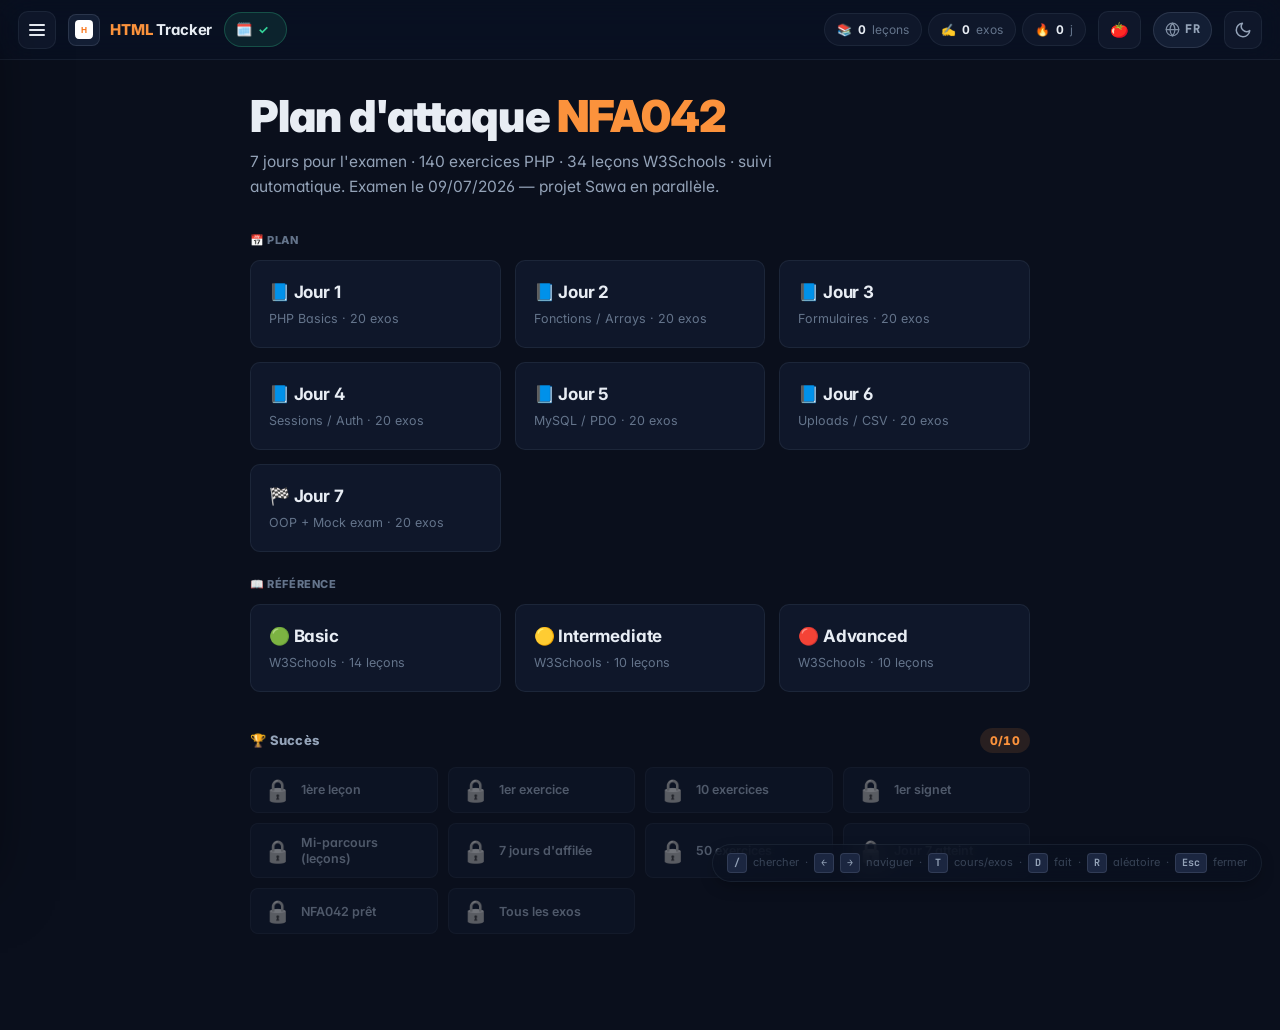
<file: index.html>
<!DOCTYPE html>
<html lang="fr">
<head>
<meta charset="UTF-8">
<title>HTML</title>
<meta http-equiv="refresh" content="0; url=web/study_tracker.html">
<link rel="canonical" href="web/study_tracker.html">
</head>
<body>
<p>Redirection vers <a href="web/study_tracker.html">le tracker</a>...</p>
<script>location.replace('web/study_tracker.html');</script>
</body>
</html>
</file>
<file: web/css/style.css>
/* ============================================================
   PHP STUDY TRACKER — DESIGN SYSTEM
   Modern indigo/slate. Drawer sidebar at every breakpoint.
   Built as a teaching reference for clean UI/UX.
   ============================================================ */

/* ---------- 1. TOKENS ---------- */
:root{
  /* Surfaces — neutral slate, more sober than before */
  --bg:        #0a0f1c;
  --surface:   #0f172a;
  --surface-2: #131e34;
  --surface-3: #1b2640;
  --border:    rgba(148,163,184,.10);
  --border-2:  rgba(148,163,184,.18);

  /* Text */
  --text:      #e8edf4;
  --text-2:    #94a3b8;
  --text-3:    #64748b;

  /* Accent — single tone, less neon */
  --accent:    #818cf8;
  --accent-2:  #6366f1;
  --accent-r:  129; --accent-g:140; --accent-b:248;

  /* Semantic */
  --good:      #34d399;
  --warn:      #fbbf24;
  --bad:       #f87171;
  --info:      #60a5fa;

  /* Effects — softer, more enterprise */
  --grad:      linear-gradient(135deg,#818cf8,#6366f1);
  --grad-good: linear-gradient(135deg,#34d399,#10b981);
  --shadow-sm: 0 1px 2px rgba(0,0,0,.25);
  --shadow:    0 6px 18px -6px rgba(0,0,0,.45);
  --shadow-lg: 0 18px 48px -16px rgba(0,0,0,.5);
  --ring:      0 0 0 3px rgba(var(--accent-r),var(--accent-g),var(--accent-b),.22);

  /* Geometry — tighter, more pro */
  --r:         10px;
  --r-sm:      8px;
  --r-xs:      6px;
  --header-h:  60px;

  /* Motion */
  --ease:      cubic-bezier(.4,0,.2,1);
  --ease-out:  cubic-bezier(.16,1,.3,1);
}

[data-theme="light"]{
  --bg:        #f5f7fb;
  --surface:   #ffffff;
  --surface-2: #f8fafc;
  --surface-3: #eef2f7;
  --border:    rgba(15,23,42,.08);
  --border-2:  rgba(15,23,42,.16);

  --text:      #0f172a;
  --text-2:    #475569;
  --text-3:    #94a3b8;

  --accent:    #4f46e5;
  --accent-2:  #4338ca;
  --accent-r:  79; --accent-g:70; --accent-b:229;

  --shadow-sm: 0 1px 2px rgba(15,23,42,.06);
  --shadow:    0 6px 22px -8px rgba(15,23,42,.12);
  --shadow-lg: 0 18px 50px -12px rgba(15,23,42,.18);
}

/* ---------- 2. RESET ---------- */
*,*::before,*::after{box-sizing:border-box;margin:0;padding:0}
html{scroll-behavior:smooth}
body{
  font-family:'Inter',-apple-system,BlinkMacSystemFont,'Segoe UI',sans-serif;
  font-feature-settings:'cv02','cv03','cv04','cv11';
  color:var(--text);
  background:var(--bg);
  line-height:1.6;
  min-height:100vh;
  -webkit-font-smoothing:antialiased;
  overflow-x:hidden;
}
::selection{background:rgba(var(--accent-r),var(--accent-g),var(--accent-b),.28);color:var(--text)}
::-webkit-scrollbar{width:8px;height:8px}
::-webkit-scrollbar-track{background:transparent}
::-webkit-scrollbar-thumb{background:var(--border-2);border-radius:99px}
::-webkit-scrollbar-thumb:hover{background:var(--text-3)}
button{font:inherit;color:inherit;background:none;border:none;cursor:pointer}
a{color:inherit;text-decoration:none}
:focus-visible{outline:none;box-shadow:var(--ring);border-radius:var(--r-xs)}

/* ---------- 3. HEADER ---------- */
header{
  position:sticky;top:0;z-index:60;
  height:var(--header-h);
  display:flex;align-items:center;gap:12px;padding:0 18px;
  background:rgba(11,17,32,.72);
  backdrop-filter:saturate(180%) blur(18px);
  -webkit-backdrop-filter:saturate(180%) blur(18px);
  border-bottom:1px solid var(--border);
}
[data-theme="light"] header{background:rgba(255,255,255,.78)}

.logo{display:flex;align-items:center;gap:10px;font-weight:700;font-size:15px;letter-spacing:-.01em;color:var(--text)}
.logo-icon{
  width:32px;height:32px;border-radius:8px;
  background:var(--surface-2);border:1px solid var(--border-2);
  display:flex;align-items:center;justify-content:center;
  overflow:hidden;flex-shrink:0;
}
.logo-icon img{width:62%;height:62%;object-fit:contain}
.logo .accent{color:var(--accent);font-weight:800}

.spacer{flex:1}

.stat-group{display:flex;gap:6px}
.stat{
  display:inline-flex;align-items:center;gap:6px;
  padding:6px 12px;border-radius:99px;
  background:var(--surface);border:1px solid var(--border);
  font-size:12px;color:var(--text-2);
  font-variant-numeric:tabular-nums;
}
.stat b{color:var(--text);font-weight:700}
.stat-lbl{color:var(--text-3)}

.icon-btn{
  display:inline-flex;align-items:center;justify-content:center;
  width:38px;height:38px;border-radius:10px;
  background:var(--surface);border:1px solid var(--border);
  color:var(--text-2);transition:all .15s var(--ease);
}
.icon-btn:hover{
  color:var(--text);
  border-color:var(--border-2);
  background:var(--surface-2);
  transform:translateY(-1px);
}
.icon-btn:active{transform:translateY(0)}

/* Burger */
.menu-ico,.menu-ico::before,.menu-ico::after{
  display:block;width:16px;height:2px;background:currentColor;border-radius:2px;
  transition:transform .25s var(--ease),top .25s var(--ease),opacity .15s;
}
.menu-ico{position:relative;color:var(--text)}
.menu-ico::before,.menu-ico::after{content:"";position:absolute;left:0}
.menu-ico::before{top:-5px}
.menu-ico::after{top:5px}
body.drawer-open .menu-ico{background:transparent}
body.drawer-open .menu-ico::before{top:0;transform:rotate(45deg)}
body.drawer-open .menu-ico::after{top:0;transform:rotate(-45deg)}

/* Theme toggle */
.theme-btn .theme-sun{display:none}
.theme-btn .theme-moon{display:block}
[data-theme="light"] .theme-btn .theme-sun{display:block}
[data-theme="light"] .theme-btn .theme-moon{display:none}

/* Language toggle */
.lang-btn{
  display:inline-flex;align-items:center;gap:5px;
  height:36px;padding:0 11px;border-radius:99px;
  background:var(--surface-2);border:1px solid var(--border-2);color:var(--text-2);
  font-weight:800;font-size:12px;letter-spacing:.5px;cursor:pointer;
  transition:all .15s var(--ease);
}
.lang-btn:hover{color:var(--accent);border-color:var(--accent);background:var(--surface-3)}
.lang-btn .lang-globe{opacity:.85}
.lang-btn #lang-label{font-family:'JetBrains Mono',monospace}

/* Exam countdown */
.exam-countdown{
  display:inline-flex;align-items:center;gap:5px;
  padding:6px 11px;border-radius:99px;
  background:rgba(251,191,36,.10);border:1px solid rgba(251,191,36,.25);
  font-size:12px;color:var(--warn);font-weight:700;
  font-variant-numeric:tabular-nums;
}
.exam-countdown.urgent{background:rgba(248,113,113,.12);border-color:rgba(248,113,113,.35);color:var(--bad)}
.exam-countdown.passed{background:rgba(52,211,153,.10);border-color:rgba(52,211,153,.25);color:var(--good)}
.exam-countdown .exam-ico{font-size:13px;margin-right:1px}
.exam-countdown .exam-lbl{font-weight:600;opacity:.75;margin-left:1px}

/* Day-of-plan indicator (inside progress card) */
.day-indicator{
  margin-top:10px;padding-top:10px;border-top:1px solid var(--border);
  font-size:11.5px;color:var(--text-3);font-weight:600;
  display:flex;align-items:center;gap:6px;flex-wrap:wrap;
}
.day-indicator b{color:var(--accent);font-weight:800;font-size:13px;font-variant-numeric:tabular-nums}
.day-indicator .day-bullet{
  display:inline-block;width:10px;height:10px;border-radius:50%;
  background:var(--surface-3);border:1px solid var(--border);
}
.day-indicator .day-bullet.done{background:var(--good);border-color:var(--good)}
.day-indicator .day-bullet.current{background:var(--accent);border-color:var(--accent);box-shadow:0 0 0 3px rgba(var(--accent-r),var(--accent-g),var(--accent-b),.18)}

/* Sidebar action buttons (export / import) */
.sidebar-actions{display:flex;gap:6px;margin-top:auto;margin-bottom:6px}
.sidebar-action-btn{
  flex:1;padding:8px 10px;border-radius:8px;
  background:transparent;border:1px solid var(--border);color:var(--text-3);
  font-size:11.5px;font-weight:600;transition:all .15s var(--ease);
}
.sidebar-action-btn:hover{color:var(--text);border-color:var(--border-2);background:var(--surface-2)}

/* Modal */
.modal-backdrop{
  position:fixed;inset:0;z-index:200;
  background:rgba(2,6,15,.65);
  backdrop-filter:blur(6px);-webkit-backdrop-filter:blur(6px);
  opacity:0;pointer-events:none;
  display:flex;align-items:center;justify-content:center;
  transition:opacity .2s var(--ease);padding:16px;
}
.modal-backdrop.open{opacity:1;pointer-events:auto}
.modal{
  width:100%;max-width:480px;
  background:var(--surface);border:1px solid var(--border-2);border-radius:var(--r);
  padding:24px;box-shadow:var(--shadow-lg);
  transform:translateY(8px) scale(.98);opacity:0;
  transition:transform .25s var(--ease-out),opacity .2s var(--ease-out);
}
.modal-backdrop.open .modal{transform:none;opacity:1}
.modal-title{font-size:18px;font-weight:800;letter-spacing:-.01em;margin-bottom:10px}
.modal-body{color:var(--text-2);font-size:14px;line-height:1.6;margin-bottom:18px}
.modal-body textarea{
  width:100%;min-height:120px;margin-top:10px;
  padding:10px 12px;border-radius:var(--r-sm);
  background:var(--surface-2);border:1px solid var(--border);color:var(--text);
  font-family:'JetBrains Mono',monospace;font-size:12.5px;resize:vertical;outline:none;
}
.modal-body textarea:focus{border-color:var(--accent);box-shadow:var(--ring)}
.modal-actions{display:flex;justify-content:flex-end;gap:8px;flex-wrap:wrap}
.modal-btn{
  padding:9px 18px;border-radius:8px;
  font-size:13px;font-weight:600;transition:all .15s var(--ease);
}
.modal-btn.secondary{background:var(--surface-2);border:1px solid var(--border);color:var(--text-2)}
.modal-btn.secondary:hover{background:var(--surface-3);color:var(--text)}
.modal-btn.primary{background:var(--grad);color:#fff;border:1px solid transparent;box-shadow:0 4px 12px -2px rgba(var(--accent-r),var(--accent-g),var(--accent-b),.4)}
.modal-btn.primary:hover{transform:translateY(-1px);box-shadow:0 6px 16px -2px rgba(var(--accent-r),var(--accent-g),var(--accent-b),.55)}
.modal-btn.danger{background:rgba(248,113,113,.14);border:1px solid rgba(248,113,113,.32);color:var(--bad)}
.modal-btn.danger:hover{background:rgba(248,113,113,.22);border-color:rgba(248,113,113,.5)}

/* Toast */
.toast{
  position:fixed;left:50%;bottom:30px;transform:translateX(-50%) translateY(20px);
  padding:11px 20px;border-radius:99px;
  background:var(--surface);border:1px solid var(--border-2);color:var(--text);
  font-size:13px;font-weight:600;box-shadow:var(--shadow-lg);
  opacity:0;pointer-events:none;z-index:300;
  transition:opacity .25s var(--ease),transform .25s var(--ease-out);
}
.toast.show{opacity:1;transform:translateX(-50%) translateY(0)}

/* Mock exam card (Day 7) */
.mock-exam-card{
  padding:18px 20px;border-radius:var(--r);margin:0 0 24px;
  background:linear-gradient(135deg,rgba(251,191,36,.10),rgba(248,113,113,.08));
  border:1px solid rgba(251,191,36,.32);
  display:flex;align-items:center;gap:14px;flex-wrap:wrap;
}
.mock-exam-card .mock-info{flex:1;min-width:200px}
.mock-exam-card .mock-title{font-size:14px;font-weight:800;color:var(--text);margin-bottom:3px}
.mock-exam-card .mock-sub{font-size:12.5px;color:var(--text-2)}
.mock-exam-btn{
  padding:11px 22px;border-radius:8px;
  background:var(--grad);color:#fff;font-size:13px;font-weight:700;
  border:none;box-shadow:0 4px 12px -2px rgba(var(--accent-r),var(--accent-g),var(--accent-b),.5);
  transition:all .15s var(--ease);
}
.mock-exam-btn:hover{transform:translateY(-1px);box-shadow:0 6px 18px -2px rgba(var(--accent-r),var(--accent-g),var(--accent-b),.65)}
.mock-exam-btn.stop{background:linear-gradient(135deg,#f87171,#ef4444);box-shadow:0 4px 12px -2px rgba(248,113,113,.5)}
.mock-exam-countdown{
  font-family:'JetBrains Mono',monospace;font-size:24px;font-weight:800;
  color:var(--warn);letter-spacing:.5px;font-variant-numeric:tabular-nums;
  padding:6px 12px;background:var(--surface);border-radius:8px;border:1px solid var(--border-2);
}
.mock-exam-countdown.urgent{color:var(--bad);animation:pulse 1s ease-in-out infinite}
@keyframes pulse{0%,100%{opacity:1}50%{opacity:.6}}
body.mock-running .reset-btn,body.mock-running .sidebar-actions{pointer-events:none;opacity:.4}

/* Scroll progress bar (fixed at top of viewport) */
.scroll-progress{
  position:fixed;top:0;left:0;height:3px;width:0;z-index:150;
  background:var(--grad);
  box-shadow:0 0 12px rgba(var(--accent-r),var(--accent-g),var(--accent-b),.55);
  transition:width .08s linear;pointer-events:none;
}

/* Jump-to-top button */
.jump-top{
  position:fixed;right:18px;bottom:74px;z-index:40;
  width:42px;height:42px;border-radius:50%;
  background:var(--surface);border:1px solid var(--border-2);color:var(--text);
  display:flex;align-items:center;justify-content:center;
  box-shadow:var(--shadow);
  opacity:0;pointer-events:none;transform:translateY(8px);
  transition:opacity .2s var(--ease),transform .2s var(--ease-out),background .15s var(--ease),border-color .15s var(--ease);
}
.jump-top.show{opacity:1;pointer-events:auto;transform:translateY(0)}
.jump-top:hover{background:var(--surface-2);border-color:var(--accent);color:var(--accent);transform:translateY(-2px)}
@media (max-width:720px){
  .jump-top{right:14px;bottom:14px;width:40px;height:40px}
  .shortcuts-hint{display:none}
}

/* ---------- 4. LAYOUT ---------- */
.layout{
  max-width:980px;
  margin:0 auto;
  padding:0;
  min-height:calc(100vh - var(--header-h));
}
.layout>main{
  padding:32px clamp(16px,3vw,40px) 96px;
}

/* ---------- 5. DRAWER ---------- */
.drawer-backdrop{
  position:fixed;inset:0;z-index:90;
  background:rgba(2,6,15,.55);
  backdrop-filter:blur(4px);-webkit-backdrop-filter:blur(4px);
  opacity:0;pointer-events:none;
  transition:opacity .25s var(--ease);
}
body.drawer-open .drawer-backdrop{opacity:1;pointer-events:auto}

.sidebar{
  position:fixed;top:0;left:0;bottom:0;z-index:100;
  width:min(340px,88vw);
  background:var(--surface);
  border-right:1px solid var(--border);
  padding:18px 16px 16px;
  overflow-y:auto;
  display:flex;flex-direction:column;gap:6px;
  transform:translateX(-105%);
  transition:transform .3s var(--ease-out);
  box-shadow:24px 0 60px -20px rgba(0,0,0,.5);
}
body.drawer-open .sidebar{transform:translateX(0)}
body.drawer-open{overflow:hidden}

/* ---------- 6. SIDEBAR ELEMENTS ---------- */
.search-wrap{position:relative;margin-bottom:6px}
.search-wrap input{
  width:100%;padding:10px 12px 10px 36px;border-radius:10px;
  background:var(--surface-2);border:1px solid var(--border);color:var(--text);
  font-size:13px;outline:none;transition:all .15s var(--ease);
}
.search-wrap input::placeholder{color:var(--text-3)}
.search-wrap input:focus{border-color:var(--accent);box-shadow:var(--ring)}
.search-wrap::before{
  content:"";position:absolute;left:12px;top:50%;transform:translateY(-50%);
  width:14px;height:14px;opacity:.55;pointer-events:none;
  background:url("data:image/svg+xml,%3Csvg xmlns='http://www.w3.org/2000/svg' viewBox='0 0 24 24' fill='none' stroke='%239aa6b8' stroke-width='2' stroke-linecap='round'%3E%3Ccircle cx='11' cy='11' r='7'/%3E%3Cpath d='m20 20-3.5-3.5'/%3E%3C/svg%3E") center/contain no-repeat;
}

/* Progress card — clean horizontal bar with stats */
.progress-card{
  background:
    radial-gradient(120% 100% at 0% 0%,rgba(var(--accent-r),var(--accent-g),var(--accent-b),.14),transparent 70%),
    var(--surface-2);
  border:1px solid var(--border);
  border-radius:var(--r);
  padding:16px 16px 14px;margin:8px 0 6px;
}
.progress-head{display:flex;align-items:baseline;justify-content:space-between;gap:10px;margin-bottom:10px}
.progress-label{
  font-size:10.5px;letter-spacing:1.4px;text-transform:uppercase;
  color:var(--text-3);font-weight:700;
}
.progress-pct{
  font-size:28px;font-weight:900;letter-spacing:-1.2px;line-height:1;
  font-variant-numeric:tabular-nums;
  background:var(--grad);-webkit-background-clip:text;background-clip:text;color:transparent;
}
.progress-pct small{font-size:14px;opacity:.75;margin-left:1px;font-weight:800}
.progress-bar{
  position:relative;height:8px;
  background:var(--surface-3);border-radius:99px;overflow:hidden;
  box-shadow:inset 0 1px 1px rgba(0,0,0,.2);
}
.progress-fill{
  display:block;height:100%;width:0%;
  background:var(--grad);border-radius:99px;
  transition:width .8s var(--ease-out);
  box-shadow:0 0 14px rgba(var(--accent-r),var(--accent-g),var(--accent-b),.45);
}
.progress-meta{
  display:flex;align-items:center;gap:8px;flex-wrap:wrap;
  margin-top:10px;font-size:11.5px;color:var(--text-3);
}
.progress-meta b{color:var(--text);font-weight:700;font-variant-numeric:tabular-nums}
.progress-meta .dot{opacity:.4}

/* Achievements */
.achieve-section{margin:2px 0 4px}
.achieve-title{display:flex;align-items:center;justify-content:space-between}
.achieve-count{
  font-size:10px;font-weight:800;letter-spacing:.3px;
  color:var(--accent);background:rgba(var(--accent-r),var(--accent-g),var(--accent-b),.12);
  padding:2px 7px;border-radius:99px;font-variant-numeric:tabular-nums;
}
.achieve-row{display:flex;flex-wrap:wrap;gap:6px;padding:0 4px}
.achieve-badge{
  font-size:18px;cursor:default;opacity:.32;filter:grayscale(1);
  transition:transform .18s var(--ease),opacity .18s,filter .18s;
}
.achieve-badge.unlocked{opacity:1;filter:none;animation:badgePop .45s var(--ease-out)}
.achieve-badge.unlocked:hover{transform:scale(1.22) rotate(-6deg)}
@keyframes badgePop{0%{transform:scale(.4);opacity:0}60%{transform:scale(1.25)}100%{transform:scale(1);opacity:1}}

/* Plan / Reference segmented toggle */
.nav-mode{
  display:flex;gap:4px;margin:10px 0 4px;padding:4px;
  background:var(--surface-2);border:1px solid var(--border);border-radius:var(--r-sm);
}
.nav-mode-btn{
  flex:1;padding:7px 8px;border:0;border-radius:var(--r-xs);
  background:transparent;color:var(--text-2);
  font-family:inherit;font-size:12.5px;font-weight:700;cursor:pointer;
  transition:background .15s var(--ease),color .15s,box-shadow .15s;
}
.nav-mode-btn:hover{color:var(--text)}
.nav-mode-btn.active{background:var(--grad);color:#fff;box-shadow:var(--shadow-sm)}
.nav-track[hidden]{display:none}

/* Section title */
.section-title{
  font-size:10.5px;font-weight:700;letter-spacing:1.2px;text-transform:uppercase;
  color:var(--text-3);padding:14px 8px 6px;
}
.section-title.collapsible{
  cursor:pointer;user-select:none;
  display:flex;align-items:center;gap:6px;
  padding:10px 8px;border-radius:8px;
  font-size:12px;text-transform:none;letter-spacing:0;color:var(--text-2);
  transition:background .15s var(--ease),color .15s;
}
.section-title.collapsible:hover{background:var(--surface-2);color:var(--text)}
.collapse-arrow{margin-left:auto;font-size:10px;color:var(--text-3);transition:transform .2s var(--ease)}
.collapsible.collapsed .collapse-arrow{transform:rotate(-90deg)}

/* Nav items */
.nav-section{display:flex;flex-direction:column;gap:2px}
.nav-item{
  display:grid;grid-template-columns:18px 28px 1fr auto;align-items:center;gap:8px;
  padding:9px 10px;border-radius:8px;
  font-size:13px;color:var(--text-2);
  border:1px solid transparent;
  transition:background-color .15s var(--ease),color .15s var(--ease),border-color .15s var(--ease),transform .15s var(--ease);
  position:relative;
}
.nav-item:hover{background:var(--surface-2);color:var(--text);transform:translateX(2px)}
.nav-item.active{
  background:rgba(var(--accent-r),var(--accent-g),var(--accent-b),.10);
  border-color:rgba(var(--accent-r),var(--accent-g),var(--accent-b),.22);
  color:var(--text);
}
.nav-item.active::before{
  content:"";position:absolute;left:-16px;top:7px;bottom:7px;width:3px;
  background:var(--accent);border-radius:99px;
  box-shadow:0 0 10px rgba(var(--accent-r),var(--accent-g),var(--accent-b),.5);
}
.nav-check{
  width:20px;height:20px;border-radius:50%;
  border:1.5px solid var(--border);background:transparent;
  display:flex;align-items:center;justify-content:center;
  font-size:11px;font-weight:800;line-height:1;flex-shrink:0;cursor:pointer;
  transition:background .18s var(--ease),border-color .18s var(--ease),box-shadow .18s var(--ease),transform .12s var(--ease),color .18s var(--ease);
  color:transparent;
}
.nav-check:hover{
  border-color:var(--accent);
  background:rgba(var(--accent-r),var(--accent-g),var(--accent-b),.08);
  box-shadow:0 0 0 3px rgba(var(--accent-r),var(--accent-g),var(--accent-b),.10);
}
.nav-check:focus-visible{box-shadow:var(--ring)}
.nav-check:active{transform:scale(.88)}
/* Done state — solid green disc with white check */
.nav-item.done .nav-check{
  background:var(--good);
  border-color:var(--good);
  color:#fff;
  box-shadow:0 0 0 2px rgba(52,211,153,.18);
  animation:checkPop .35s var(--ease-out);
}
.nav-item.done .nav-check:hover{
  background:#10b981;
  border-color:#10b981;
  box-shadow:0 0 0 3px rgba(52,211,153,.28);
}
/* Active lesson echoes the accent in the empty ring */
.nav-item.active .nav-check{
  border-color:rgba(var(--accent-r),var(--accent-g),var(--accent-b),.5);
}
.nav-item.active.done .nav-check{
  box-shadow:0 0 0 3px rgba(52,211,153,.30);
}
.nav-item:hover .nav-check:not(:hover){border-color:var(--border-2)}

@keyframes checkPop{
  0%{transform:scale(.35);opacity:.35}
  55%{transform:scale(1.18);opacity:1}
  100%{transform:scale(1);opacity:1}
}
.nav-tag{
  font-size:9.5px;font-weight:800;padding:2px 6px;border-radius:5px;
  background:var(--surface-3);color:var(--text-3);text-align:center;
}
.nav-item.done .nav-tag{background:rgba(52,211,153,.12);color:var(--good)}
.nav-label{
  overflow:hidden;text-overflow:ellipsis;white-space:nowrap;font-weight:500;
}
.nav-item.done .nav-label{color:var(--text-3);text-decoration:line-through;text-decoration-color:var(--good)}
.nav-ex-wrap{display:flex;align-items:center;gap:6px}
.nav-progress{width:28px;height:4px;background:var(--surface-3);border-radius:99px;overflow:hidden}
.nav-progress-fill{height:100%;background:var(--accent);border-radius:99px;transition:width .4s var(--ease-out)}
.nav-item.fully-done .nav-progress-fill{background:var(--good)}
.nav-ex-count{
  font-size:9.5px;font-weight:700;color:var(--text-3);background:var(--surface-3);
  padding:2px 6px;border-radius:4px;font-variant-numeric:tabular-nums;min-width:30px;text-align:center;
}
.nav-item.fully-done .nav-ex-count{background:rgba(52,211,153,.12);color:var(--good)}

.reset-btn{
  margin-top:auto;padding:9px 14px;border-radius:8px;
  background:transparent;border:1px solid var(--border);color:var(--text-3);
  font-size:12px;font-weight:600;transition:all .15s var(--ease);
}
.reset-btn:hover{background:rgba(248,113,113,.08);border-color:rgba(248,113,113,.3);color:var(--bad)}

/* ---------- 7. WELCOME ---------- */
.welcome{max-width:780px;margin:0 auto}
.wc-group-label{font-size:11px;font-weight:800;letter-spacing:.6px;text-transform:uppercase;color:var(--text-3);margin:24px 0 10px}
.wc-group-label:first-of-type{margin-top:10px}
.welcome h1{
  font-size:clamp(28px,4.5vw,44px);font-weight:900;line-height:1.1;letter-spacing:-.02em;
  margin-bottom:10px;
}
.welcome h1 .accent{color:var(--accent)}
.welcome>p{
  color:var(--text-2);font-size:15.5px;max-width:560px;margin-bottom:32px;
}
.quick-grid{
  display:grid;grid-template-columns:repeat(auto-fill,minmax(220px,1fr));gap:14px;
}
.quick-card{
  display:block;text-align:left;
  padding:18px 18px;border-radius:var(--r);
  background:var(--surface);border:1px solid var(--border);
  transition:border-color .15s var(--ease),transform .15s var(--ease),box-shadow .15s var(--ease);
}
.quick-card:hover{
  transform:translateY(-2px);
  border-color:var(--accent);
  box-shadow:var(--shadow-sm);
}
.quick-card .big{font-size:17px;font-weight:700;color:var(--text);margin-bottom:3px;letter-spacing:-.01em}
.quick-card .sub{font-size:12.5px;color:var(--text-3)}

/* Welcome achievements showcase */
.wc-achievements{margin-top:36px}
.wc-ach-head{
  display:flex;align-items:center;justify-content:space-between;
  font-size:13px;font-weight:800;letter-spacing:.3px;color:var(--text-2);margin-bottom:14px;
}
.wc-ach-count{
  color:var(--accent);background:rgba(var(--accent-r),var(--accent-g),var(--accent-b),.12);
  padding:3px 10px;border-radius:99px;font-size:12px;font-variant-numeric:tabular-nums;
}
.wc-badges{display:grid;grid-template-columns:repeat(auto-fill,minmax(150px,1fr));gap:10px}
.wc-badge{
  display:flex;align-items:center;gap:10px;
  padding:11px 13px;border-radius:var(--r-sm);
  background:var(--surface);border:1px solid var(--border);
  transition:all .15s var(--ease);
}
.wc-badge.unlocked{border-color:rgba(var(--accent-r),var(--accent-g),var(--accent-b),.4);background:rgba(var(--accent-r),var(--accent-g),var(--accent-b),.06)}
.wc-badge.unlocked:hover{transform:translateY(-2px);box-shadow:var(--shadow-sm)}
.wc-badge.locked{opacity:.5}
.wc-badge-emoji{font-size:22px;line-height:1;flex-shrink:0}
.wc-badge.locked .wc-badge-emoji{filter:grayscale(1)}
.wc-badge-label{font-size:12.5px;font-weight:600;color:var(--text-2);line-height:1.25}
.wc-badge.unlocked .wc-badge-label{color:var(--text)}

/* ---------- 8. LESSON HEADER ---------- */
.lesson-header{
  margin-bottom:24px;padding:18px 0 14px;
  border-bottom:1px solid var(--border);
}
.breadcrumb{font-size:12px;color:var(--text-3);margin-bottom:4px;font-weight:500}
.lesson-title{font-size:clamp(20px,3vw,28px);font-weight:800;letter-spacing:-.01em;line-height:1.2}
.lesson-sub{font-size:14px;color:var(--text-2);margin-top:4px}
.tag-row{display:flex;gap:6px;margin-top:10px;flex-wrap:wrap}
.tag{
  font-size:10.5px;font-weight:600;padding:3px 9px;border-radius:99px;
  background:rgba(var(--accent-r),var(--accent-g),var(--accent-b),.10);
  color:var(--accent);
}
.lesson-actions{display:flex;gap:8px;align-items:center;margin-top:14px;flex-wrap:wrap}
.w3-link{
  display:inline-flex;align-items:center;gap:6px;
  padding:7px 13px;border-radius:8px;
  background:var(--surface);border:1px solid var(--border);
  color:var(--text-2);font-size:12.5px;font-weight:600;
  transition:all .15s var(--ease);
}
.w3-link:hover{color:var(--text);border-color:var(--border-2);transform:translateY(-1px)}
.complete-btn{
  padding:8px 18px;border-radius:8px;margin-left:auto;
  background:var(--surface);border:1px solid var(--border);color:var(--text-2);
  font-size:12.5px;font-weight:600;transition:all .15s var(--ease);
}
.complete-btn:hover{border-color:var(--accent);color:var(--text);transform:translateY(-1px)}
.complete-btn.done{
  background:rgba(52,211,153,.12);border-color:rgba(52,211,153,.28);color:var(--good);
}

/* Why card */
.why-card{
  padding:14px 18px;border-radius:var(--r-sm);margin-bottom:20px;
  background:rgba(var(--accent-r),var(--accent-g),var(--accent-b),.06);
  border-left:3px solid var(--accent);
  font-size:13.5px;color:var(--text-2);line-height:1.6;
}
.why-card b{color:var(--accent)}

/* ---------- 9. TABS ---------- */
.tabs{
  display:flex;gap:4px;margin-bottom:18px;
  border-bottom:1px solid var(--border);
}
.tab{
  padding:11px 18px;font-size:13px;font-weight:600;
  color:var(--text-3);
  border-bottom:2px solid transparent;margin-bottom:-1px;
  transition:all .15s var(--ease);
}
.tab:hover{color:var(--text)}
.tab.active{color:var(--accent);border-bottom-color:var(--accent)}
.tab-content{display:none}
.tab-content.active{display:block;animation:fadeIn .25s var(--ease-out)}

/* ---------- 10. SECTIONS / CONTENT BLOCKS ---------- */
.section-card{margin-bottom:24px}
.section-card h3{
  font-size:18px;font-weight:700;margin-bottom:10px;color:var(--text);letter-spacing:-.01em;
}
.section-card p{color:var(--text-2);font-size:14.5px;line-height:1.7;margin-bottom:10px}
.section-card p code,.block-note code,.block-warn code,.block-tip code,.block-bad code,.block-try code{
  font-family:'JetBrains Mono',monospace;font-size:.88em;
  padding:1px 6px;border-radius:5px;
  background:var(--surface-2);border:1px solid var(--border);
  color:var(--accent);
}

/* Code block */
.block-code{
  background:var(--surface-2);border:1px solid var(--border);border-radius:var(--r-sm);
  margin:14px 0;overflow:hidden;position:relative;
}
.block-code pre{
  padding:16px 18px;overflow-x:auto;
  font-family:'JetBrains Mono',monospace;font-size:13px;line-height:1.6;color:var(--text);
}
.block-code .com{color:var(--text-3);font-style:italic}
.block-code .kw{color:#a78bfa}
.block-code .str{color:#34d399}
.block-code .fn{color:#fbbf24}
.block-code .num{color:#f472b6}
.block-code .var{color:#7dd3fc}
.block-code .op{color:var(--accent);font-weight:600}

.copy-btn{
  position:absolute;top:8px;right:8px;z-index:2;
  padding:4px 10px;border-radius:6px;
  background:var(--surface-3);border:1px solid var(--border);
  color:var(--text-3);font-size:10.5px;font-weight:600;
  opacity:0;transition:all .15s var(--ease);
}
.block-code:hover .copy-btn{opacity:1}
.copy-btn:hover{background:var(--accent);color:#fff;border-color:var(--accent)}

/* Output toggle */
.code-output{margin:8px 0 14px}
.code-output .output-toggle{
  font-size:12px;color:var(--text-3);font-weight:600;
  padding:4px 0;transition:color .15s;
}
.code-output .output-toggle:hover{color:var(--text)}
.code-output .output-content{
  display:none;margin-top:6px;padding:10px 16px;
  background:#04060d;border:1px solid var(--border);border-radius:var(--r-sm);
  font-family:'JetBrains Mono',monospace;font-size:12.5px;color:#9aa6b8;
}
[data-theme="light"] .code-output .output-content{background:#0f172a;color:#cbd5e1}
.code-output.open .output-content{display:block;animation:fadeIn .2s var(--ease)}

/* Callouts */
.block-note,.block-warn,.block-bad,.block-tip,.block-try{
  padding:13px 16px;border-radius:var(--r-sm);margin:14px 0;
  font-size:13.5px;line-height:1.6;
  border-left:3px solid;
}
.block-note,.block-tip{background:rgba(var(--accent-r),var(--accent-g),var(--accent-b),.07);border-color:var(--accent);color:var(--text-2)}
.block-warn,.block-bad{background:rgba(251,191,36,.08);border-color:var(--warn);color:var(--text-2)}
.block-try{background:rgba(96,165,250,.07);border-color:var(--info);color:var(--text-2)}
.block-note b,.block-tip b{color:var(--accent)}
.block-warn b,.block-bad b{color:var(--warn)}
.block-try b{color:var(--info)}

.try-btn{
  display:block;margin-top:8px;padding:5px 12px;border-radius:6px;
  background:var(--surface);border:1px solid var(--border);color:var(--text-2);
  font-size:11.5px;font-weight:600;transition:all .15s var(--ease);
}
.try-btn:hover{color:var(--text);border-color:var(--border-2)}
.try-ans{display:none;margin-top:8px;padding:10px 14px;background:var(--surface-2);border-radius:var(--r-sm);font-size:13px;color:var(--text-2);line-height:1.6}
.try-ans.open{display:block;animation:fadeIn .2s var(--ease)}

/* Tables */
.block-table{overflow-x:auto;margin:14px 0}
.block-table table{width:100%;border-collapse:collapse;font-size:13px}
.block-table th,.block-table td{padding:9px 12px;text-align:left;border:1px solid var(--border)}
.block-table th{background:var(--surface-2);color:var(--text-2);font-size:11px;font-weight:700;text-transform:uppercase;letter-spacing:.5px}
.block-table td{color:var(--text-2)}

/* Lists */
.block-list{padding-left:22px;margin:10px 0;list-style:disc}
.block-list li{color:var(--text-2);font-size:14px;line-height:1.7;margin-bottom:4px}
.block-list li::marker{color:var(--accent)}

/* ---------- 11. QUIZ ---------- */
.quiz-section{margin:28px 0 10px}
.quiz-title{font-size:17px;font-weight:700;margin-bottom:4px}
.quiz-sub{font-size:12.5px;color:var(--text-3);margin-bottom:16px}
.quiz-card{
  background:var(--surface);border:1px solid var(--border);border-radius:var(--r);
  padding:18px;margin:12px 0;transition:border-color .15s var(--ease);
}
.quiz-q{font-size:14px;font-weight:600;margin-bottom:12px;line-height:1.5}
.quiz-q .num{color:var(--accent);font-weight:800;margin-right:4px}
.quiz-opts{display:grid;grid-template-columns:1fr 1fr;gap:8px}
.quiz-opt{
  display:flex;align-items:center;gap:10px;
  padding:10px 14px;border-radius:8px;
  background:var(--surface-2);border:1.5px solid var(--border);
  color:var(--text);font-size:13px;font-weight:500;text-align:left;
  transition:all .15s var(--ease);
}
.quiz-opt::before{
  content:attr(data-letter);
  width:22px;height:22px;border-radius:6px;
  background:var(--surface-3);color:var(--text-3);
  display:flex;align-items:center;justify-content:center;
  font-size:10px;font-weight:800;text-transform:uppercase;flex-shrink:0;
  transition:all .15s var(--ease);
}
.quiz-opt:hover{border-color:var(--accent);transform:translateY(-1px)}
.quiz-opt:hover::before{background:var(--accent);color:#fff}
.quiz-opt.correct{background:rgba(52,211,153,.1);border-color:var(--good);color:var(--good)}
.quiz-opt.correct::before{background:var(--good);color:#04211a}
.quiz-opt.wrong{background:rgba(248,113,113,.1);border-color:var(--bad);color:var(--bad)}
.quiz-opt.wrong::before{background:var(--bad);color:#3b0a0a}
.quiz-opt.disabled{pointer-events:none}
.quiz-opt.disabled:not(.correct):not(.wrong){opacity:.35}
.quiz-ico{margin-left:auto;font-weight:800}
.quiz-expl{
  display:none;margin-top:12px;padding:12px 14px;
  background:rgba(var(--accent-r),var(--accent-g),var(--accent-b),.06);
  border-left:3px solid var(--accent);border-radius:0 var(--r-sm) var(--r-sm) 0;
  font-size:12.5px;color:var(--text-2);line-height:1.6;
}
.quiz-expl.shown{display:block;animation:fadeIn .2s var(--ease)}
.quiz-expl b{color:var(--accent)}

/* ---------- 12. EXERCISES ---------- */
.ex-filter{display:flex;gap:6px;flex-wrap:wrap;margin-bottom:14px}
.ex-filter-btn{
  padding:6px 13px;border-radius:99px;
  background:var(--surface);border:1px solid var(--border);
  color:var(--text-2);font-size:11.5px;font-weight:600;
  transition:all .15s var(--ease);
}
.ex-filter-btn:hover{color:var(--text);border-color:var(--border-2)}
.ex-filter-btn.active{
  background:var(--grad);color:#fff;border-color:transparent;
  box-shadow:0 4px 12px -2px rgba(var(--accent-r),var(--accent-g),var(--accent-b),.4);
}

.ex-counter{display:flex;align-items:center;gap:12px;font-size:12.5px;color:var(--text-3);margin-bottom:16px}
.ex-counter b{color:var(--text);font-variant-numeric:tabular-nums}
.ex-counter-bar{flex:1;height:6px;background:var(--surface-3);border-radius:99px;overflow:hidden}
.ex-counter-fill{height:100%;background:var(--grad);border-radius:99px;transition:width .5s var(--ease-out)}

.ex-group{margin-top:14px}
.ex-group:first-child{margin-top:0}
.ex-group-head{display:flex;align-items:center;gap:10px;margin:0 0 10px;padding:0 2px}
.ex-group-head h3{margin:0;font-size:13px;font-weight:800;color:var(--text-2);text-transform:uppercase;letter-spacing:.5px}
.ex-group-badge{font-size:11px;font-weight:700;color:var(--text-3);background:var(--surface-2);border:1px solid var(--border);padding:2px 8px;border-radius:99px;font-variant-numeric:tabular-nums}
.ex-cards{display:flex;flex-direction:column;gap:8px}
.ex-card{
  display:flex;align-items:center;gap:14px;
  padding:14px 18px;border-radius:var(--r-sm);
  background:var(--surface);border:1px solid var(--border);
  transition:border-color .15s var(--ease),background-color .15s var(--ease),box-shadow .15s var(--ease);position:relative;cursor:pointer;
}
.ex-card:hover{border-color:var(--accent);box-shadow:var(--shadow-sm)}
.ex-open-arrow{font-size:18px;color:var(--text-3);opacity:.5;transition:color .15s var(--ease),opacity .15s var(--ease),transform .15s var(--ease);flex-shrink:0}
.ex-card:hover .ex-open-arrow{opacity:1;color:var(--accent);transform:translateX(2px)}
.ex-check{
  width:22px;height:22px;border-radius:7px;
  border:1.5px solid var(--border-2);background:var(--surface-2);
  display:flex;align-items:center;justify-content:center;
  font-size:11px;flex-shrink:0;transition:all .12s var(--ease);color:transparent;
}
.ex-card.done .ex-check{background:var(--good);border-color:var(--good);color:#04211a}
.ex-card:hover .ex-check{border-color:var(--accent)}
.ex-info{flex:1;min-width:0}
.ex-num{font-size:10.5px;font-weight:700;color:var(--text-3);letter-spacing:.5px}
.ex-title{font-size:13.5px;font-weight:600;color:var(--text)}
.ex-desc{font-size:12px;color:var(--text-3);margin-top:3px;line-height:1.5}
.ex-card.done .ex-title{color:var(--text-3);text-decoration:line-through;text-decoration-color:var(--good)}

.ex-diff{
  font-size:9.5px;font-weight:800;padding:3px 9px;border-radius:99px;text-transform:uppercase;letter-spacing:.4px;
}
.ex-diff.easy{background:rgba(52,211,153,.12);color:var(--good)}
.ex-diff.medium{background:rgba(251,191,36,.12);color:var(--warn)}
.ex-diff.hard{background:rgba(248,113,113,.12);color:var(--bad)}
.ex-diff.extreme{background:rgba(168,85,247,.14);color:#a855f7}

.ex-bookmark{
  font-size:16px;opacity:.3;padding:4px;
  transition:all .12s var(--ease);
}
.ex-bookmark.active{opacity:1}
.ex-bookmark:hover{opacity:.8;transform:scale(1.15)}

.ex-sol-btn{
  font-size:11.5px;color:var(--text-3);padding:5px 10px;border-radius:6px;
  background:var(--surface-2);border:1px solid var(--border);
  font-weight:600;transition:all .12s var(--ease);white-space:nowrap;
}
.ex-sol-btn:hover{color:var(--text);border-color:var(--accent)}

.ex-sol{display:none}

/* ====================================================================
   EXERCISE MODAL — centered overlay (replaces the cramped inline expand)
   ==================================================================== */
.ex-modal{position:fixed;inset:0;z-index:1000;display:flex;align-items:center;justify-content:center;padding:20px}
.ex-modal[hidden]{display:none}
.ex-modal-backdrop{position:absolute;inset:0;background:rgba(8,12,22,.72);backdrop-filter:blur(6px);-webkit-backdrop-filter:blur(6px)}
.ex-modal-dialog{
  position:relative;width:min(880px,100%);max-height:90vh;
  background:var(--surface);border:1px solid var(--border-2);border-radius:14px;
  box-shadow:0 30px 80px -10px rgba(0,0,0,.6);
  display:flex;flex-direction:column;overflow:hidden;
  animation:exModalIn .18s var(--ease-out);
}
@keyframes exModalIn{from{transform:translateY(12px) scale(.985);opacity:0}to{transform:none;opacity:1}}
.ex-modal-close{
  position:absolute;top:10px;right:10px;width:36px;height:36px;border-radius:10px;
  background:var(--surface-2);border:1px solid var(--border);color:var(--text-2);
  font-size:22px;line-height:1;display:flex;align-items:center;justify-content:center;
  cursor:pointer;transition:all .12s var(--ease);z-index:2;font-weight:400;
}
.ex-modal-close:hover{background:var(--bad);border-color:var(--bad);color:#fff;transform:scale(1.06)}
.ex-modal-head{
  display:flex;align-items:center;gap:12px;flex-wrap:wrap;
  padding:18px 60px 14px 22px;border-bottom:1px solid var(--border);
  background:var(--surface);
}
.ex-modal-num{font-size:11px;font-weight:800;color:var(--text-3);letter-spacing:.6px;flex-shrink:0}
.ex-modal-title{font-size:17px;font-weight:700;color:var(--text);margin:0;flex:1;min-width:200px;line-height:1.35}
.ex-modal-diff{
  font-size:10px;font-weight:800;padding:4px 10px;border-radius:99px;text-transform:uppercase;letter-spacing:.4px;flex-shrink:0;
}
.ex-modal-diff.easy{background:rgba(52,211,153,.14);color:var(--good)}
.ex-modal-diff.medium{background:rgba(251,191,36,.14);color:var(--warn)}
.ex-modal-diff.hard{background:rgba(248,113,113,.14);color:var(--bad)}
.ex-modal-diff.extreme{background:rgba(168,85,247,.16);color:#a855f7}
.ex-modal-body{
  padding:20px 22px 22px;overflow-y:auto;flex:1;line-height:1.65;font-size:14.5px;color:var(--text);
}
.ex-modal-body code{background:var(--surface-2);padding:2px 7px;border-radius:5px;font-size:13px;font-family:JetBrains Mono,monospace;color:var(--accent)}
.ex-modal-body strong,.ex-modal-body b{color:var(--text);font-weight:700}
.ex-modal-body p{margin:0 0 10px}
.ex-modal-body em,.ex-modal-body i{color:var(--text-3)}
.ex-modal-actions{
  display:flex;align-items:center;gap:10px;flex-wrap:wrap;
  padding:14px 22px;border-top:1px solid var(--border);background:var(--surface-2);
}
.ex-modal-actions .ex-modal-spacer{flex:1}
.ex-modal-sol-btn{
  font-size:13.5px;font-weight:700;padding:10px 18px;border-radius:9px;
  background:var(--accent);color:#fff;border:1px solid transparent;
  cursor:pointer;transition:all .12s var(--ease);letter-spacing:.2px;
}
.ex-modal-sol-btn:hover{filter:brightness(1.12);transform:translateY(-1px)}
.ex-modal-sol-btn.open{background:rgba(248,113,113,.14);color:var(--bad);border-color:rgba(248,113,113,.5)}
.ex-modal-sol-btn.open:hover{background:rgba(248,113,113,.22);filter:none}
.ex-modal-sol{
  border-top:1px solid var(--border);max-height:55vh;overflow:auto;
  background:var(--surface-2);
}
.ex-modal-sol[hidden]{display:none}
.ex-modal-sol pre{margin:0;padding:16px 18px;background:transparent;border:none;border-radius:0;font-size:13px;line-height:1.55}
.ex-modal-sol .block-code{margin:0;border:none;background:transparent}
@media (max-width:600px){
  .ex-modal{padding:0}
  .ex-modal-dialog{width:100%;height:100%;max-height:100vh;border-radius:0;border:none;animation:none}
  .ex-modal-head{padding:16px 56px 12px 16px}
  .ex-modal-body{padding:16px}
  .ex-modal-actions{padding:12px 16px;gap:8px}
  .ex-modal-sol-btn{padding:10px 14px;font-size:13px;flex:1;min-width:140px}
  .ex-modal-sol{max-height:60vh}
}

/* Random-practice flash highlight */
.ex-card.flash{animation:exFlash 1.4s var(--ease-out)}
@keyframes exFlash{
  0%{box-shadow:0 0 0 3px rgba(var(--accent-r),var(--accent-g),var(--accent-b),.7);border-color:var(--accent)}
  100%{box-shadow:0 0 0 0 rgba(var(--accent-r),var(--accent-g),var(--accent-b),0)}
}
.random-btn{color:var(--accent);border-color:rgba(var(--accent-r),var(--accent-g),var(--accent-b),.35) !important;font-weight:700}
.random-btn:hover{background:rgba(var(--accent-r),var(--accent-g),var(--accent-b),.12)}

/* Confidence rating */
.ex-conf{display:inline-flex;gap:3px;flex-shrink:0}
.conf-btn{
  font-size:14px;line-height:1;padding:4px 5px;border-radius:6px;
  opacity:.32;filter:grayscale(1);transition:all .12s var(--ease);
  background:transparent;border:1px solid transparent;
}
.conf-btn:hover{opacity:.7;transform:scale(1.12)}
.conf-btn.active{opacity:1;filter:none}
.conf-btn.got.active{background:rgba(52,211,153,.16);border-color:rgba(52,211,153,.4)}
.conf-btn.shaky.active{background:rgba(251,191,36,.16);border-color:rgba(251,191,36,.4)}
.conf-btn.no.active{background:rgba(248,113,113,.16);border-color:rgba(248,113,113,.4)}

/* Mastery star in sidebar */
.nav-star{display:none;font-size:11px;line-height:1;flex-shrink:0;animation:badgePop .45s var(--ease-out)}
.nav-item.fully-done .nav-star{display:inline-block}

/* Daily-goal widget (inside progress card) */
.daily-goal{margin-top:10px;padding-top:10px;border-top:1px solid var(--border)}
.daily-goal:empty{display:none}
.daily-head{display:flex;align-items:center;justify-content:space-between;margin-bottom:7px}
.daily-label{font-size:11.5px;font-weight:700;color:var(--text-3)}
.daily-edit{font-size:11px;opacity:.5;padding:2px 4px;border-radius:5px;transition:opacity .12s var(--ease)}
.daily-edit:hover{opacity:1;background:var(--surface-2)}
.daily-ring-row{display:flex;align-items:center;gap:9px}
.daily-count{font-size:12px;color:var(--text-2);white-space:nowrap;font-variant-numeric:tabular-nums}
.daily-count b{color:var(--accent);font-size:14px;font-weight:800}
.daily-count small{color:var(--text-3)}
.daily-bar{flex:1;height:6px;background:var(--surface-3);border-radius:99px;overflow:hidden}
.daily-fill{display:block;height:100%;background:var(--grad);border-radius:99px;transition:width .4s var(--ease-out)}
.daily-goal.reached .daily-fill{background:linear-gradient(135deg,#34d399,#10b981)}
.daily-check{color:var(--good);font-weight:800;font-size:13px}
.goal-input{
  width:100%;margin-top:10px;padding:10px 12px;border-radius:var(--r-sm);
  background:var(--surface-2);border:1px solid var(--border);color:var(--text);
  font-family:'JetBrains Mono',monospace;font-size:15px;outline:none;text-align:center;
}
.goal-input:focus{border-color:var(--accent);box-shadow:var(--ring)}

.empty-search{padding:36px 12px;text-align:center;color:var(--text-3);font-size:13.5px}

/* ---------- 13. PREV / NEXT ---------- */
.lesson-foot{display:flex;gap:14px;margin-top:36px;padding-top:24px;border-top:1px solid var(--border)}
.btn-nav{
  flex:1;padding:16px 20px;border-radius:var(--r);
  background:var(--surface);border:1px solid var(--border);color:var(--text);
  text-align:left;transition:all .15s var(--ease);
}
.btn-nav.next{text-align:right}
.btn-nav:hover{border-color:var(--accent);transform:translateY(-2px);box-shadow:var(--shadow)}
.btn-nav .dir{display:block;font-size:11.5px;color:var(--text-3);font-weight:600;margin-bottom:3px}
.btn-nav .ttl{font-size:13.5px;font-weight:700}

/* ---------- 14. SHORTCUTS HINT ---------- */
.shortcuts-hint{
  position:fixed;bottom:18px;right:18px;z-index:40;
  display:flex;align-items:center;gap:6px;
  padding:8px 14px;border-radius:99px;
  background:rgba(11,17,32,.72);
  backdrop-filter:blur(14px);-webkit-backdrop-filter:blur(14px);
  border:1px solid var(--border);
  box-shadow:var(--shadow);
  font-size:11px;color:var(--text-3);
}
[data-theme="light"] .shortcuts-hint{background:rgba(255,255,255,.85)}
.shortcuts-hint kbd{
  font-family:'JetBrains Mono',monospace;font-size:10px;font-weight:700;
  padding:1px 6px;border-radius:4px;
  background:var(--surface-3);border:1px solid var(--border-2);
  color:var(--text-2);
}
.shortcuts-hint span{opacity:.5}

/* ---------- 15. CONFETTI ---------- */
.confetti-wrap{position:fixed;inset:0;pointer-events:none;z-index:999;overflow:hidden}
.confetti-p{position:absolute;top:-20px;animation:confettiFall linear forwards}
@keyframes confettiFall{
  0%{transform:translateY(0) rotate(0);opacity:1}
  100%{transform:translateY(110vh) rotate(720deg);opacity:0}
}

/* ---------- 16. ANIMATIONS ---------- */
@keyframes fadeIn{from{opacity:0;transform:translateY(4px)}to{opacity:1;transform:translateY(0)}}
.main-animate-in{animation:fadeIn .3s var(--ease-out)}

/* ---------- 17. RESPONSIVE ---------- */
@media(max-width:768px){
  header{padding:0 12px;gap:8px}
  .stat-group .stat:not(:first-child){display:none}
  .logo span{display:none}
  .quiz-opts{grid-template-columns:1fr}
  .quick-grid{grid-template-columns:1fr}
  .shortcuts-hint{display:none}
  .lesson-foot{flex-direction:column}
  .complete-btn{margin-left:0;width:100%}
}

@media(prefers-reduced-motion:reduce){
  *,*::before,*::after{animation-duration:.01ms!important;transition-duration:.01ms!important}
}

/* ---------- POMODORO ---------- */
.pomo-trigger{width:auto;display:inline-flex;align-items:center;gap:5px;padding:0 11px}
.pomo-trigger .pomo-ico{font-size:15px;line-height:1}
.pomo-trigger .pomo-time{font-family:'JetBrains Mono',monospace;font-size:12px;font-weight:700;font-variant-numeric:tabular-nums;color:var(--accent)}
.pomo-trigger .pomo-time:empty{display:none}
.pomo-trigger.running{border-color:var(--accent);background:rgba(var(--accent-r),var(--accent-g),var(--accent-b),.12)}
.pomo-panel{
  position:fixed;top:62px;right:14px;z-index:160;width:250px;
  background:var(--surface);border:1px solid var(--border-2);border-radius:var(--r);
  box-shadow:var(--shadow-lg);padding:18px;
  opacity:0;transform:translateY(-8px) scale(.97);pointer-events:none;
  transition:opacity .18s var(--ease),transform .18s var(--ease-out);
}
.pomo-panel.open{opacity:1;transform:none;pointer-events:auto}
.pomo-phase{text-align:center;font-size:11.5px;font-weight:800;letter-spacing:.09em;text-transform:uppercase;color:var(--accent);margin-bottom:4px}
.pomo-panel.phase-break .pomo-phase{color:var(--good)}
.pomo-display{text-align:center;font-family:'JetBrains Mono',monospace;font-size:46px;font-weight:800;letter-spacing:1px;color:var(--text);font-variant-numeric:tabular-nums;line-height:1.05}
.pomo-bar{height:6px;border-radius:99px;background:var(--surface-3);overflow:hidden;margin:14px 0}
.pomo-bar-fill{display:block;height:100%;width:0;background:var(--grad);border-radius:99px;transition:width .5s linear}
.pomo-panel.phase-break .pomo-bar-fill{background:var(--grad-good)}
.pomo-controls{display:flex;align-items:center;gap:8px}
.pomo-btn-main{flex:1;padding:11px;border-radius:9px;background:var(--grad);color:#fff;font-weight:700;font-size:13px;border:none;box-shadow:0 4px 12px -3px rgba(var(--accent-r),var(--accent-g),var(--accent-b),.5);transition:transform .12s var(--ease)}
.pomo-btn-main:hover{transform:translateY(-1px)}
.pomo-btn-mini{width:40px;height:40px;border-radius:9px;background:var(--surface-2);border:1px solid var(--border);color:var(--text-2);font-size:15px;transition:all .12s var(--ease)}
.pomo-btn-mini:hover{color:var(--text);border-color:var(--accent)}
.pomo-meta{text-align:center;font-size:12px;color:var(--text-3);margin-top:13px}
.pomo-meta b{color:var(--accent);font-weight:800;font-variant-numeric:tabular-nums}
.pomo-settings{display:flex;align-items:flex-end;gap:8px;margin-top:14px;padding-top:14px;border-top:1px solid var(--border)}
.pomo-settings label{flex:1;display:flex;flex-direction:column;gap:4px;font-size:10px;font-weight:700;color:var(--text-3);text-transform:uppercase;letter-spacing:.04em}
.pomo-settings input{width:100%;padding:6px 8px;border-radius:7px;background:var(--surface-2);border:1px solid var(--border);color:var(--text);font-family:'JetBrains Mono',monospace;font-size:13px;text-align:center;outline:none}
.pomo-settings input:focus{border-color:var(--accent);box-shadow:var(--ring)}
.pomo-sound{width:38px;height:34px;border-radius:7px;background:var(--surface-2);border:1px solid var(--border);font-size:14px;transition:all .12s var(--ease)}
.pomo-sound:hover{border-color:var(--accent)}
.pomo-sound.off{opacity:.5}
@media(max-width:640px){.pomo-panel{right:8px;left:8px;width:auto;top:58px}}

/* ===== HTML tracker accent (ported engine, identity preserved) ===== */
:root{--accent:#fb923c;--accent-2:#f97316;--accent-r:251;--accent-g:146;--accent-b:60;--grad:linear-gradient(135deg,#fb923c,#f97316)}
[data-theme="light"]{--accent:#ea580c;--accent-2:#c2410c;--accent-r:234;--accent-g:88;--accent-b:12}
</file>
